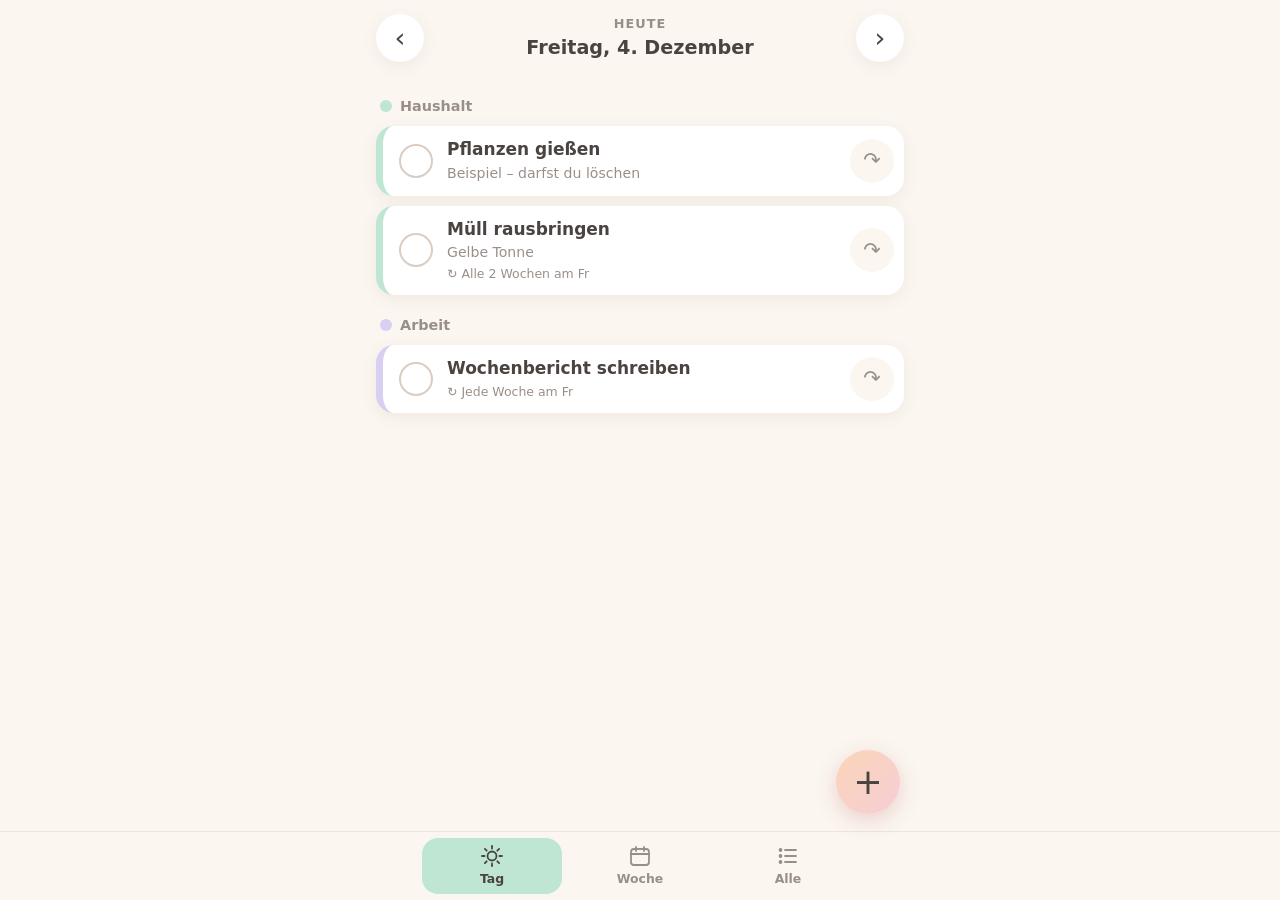
<file: index.html>
<!doctype html>
<html lang="de">
<head>
  <meta charset="utf-8">
  <!-- Sorgt dafür, dass die Seite auf dem Handy in der richtigen Größe angezeigt wird -->
  <meta name="viewport" content="width=device-width, initial-scale=1, viewport-fit=cover">
  <meta name="theme-color" content="#fbf6f0">
  <meta name="description" content="Deine Aufgaben für heute – ruhig und übersichtlich.">
  <title>Mein Tag</title>

  <!-- Damit man die Seite als App auf den Homescreen legen kann -->
  <link rel="manifest" href="manifest.webmanifest">
  <link rel="icon" href="icons/favicon-32.png" type="image/png" sizes="32x32">
  <!-- Extra für iPhone/iPad: Icon, Name und Vollbild ohne Browserleiste -->
  <link rel="apple-touch-icon" href="icons/apple-touch-icon.png">
  <meta name="apple-mobile-web-app-title" content="Mein Tag">
  <meta name="mobile-web-app-capable" content="yes">
  <meta name="apple-mobile-web-app-capable" content="yes">
  <meta name="apple-mobile-web-app-status-bar-style" content="default">

  <link rel="stylesheet" href="style.css">
</head>
<body>

  <!-- ============ Ansicht 1: Tag (Startbildschirm) ============ -->
  <div id="ansicht-tag" class="ansicht">
    <!-- Kopfzeile: Pfeile links/rechts und in der Mitte das Datum -->
    <header class="kopf">
      <button id="btn-zurueck" class="rund" aria-label="Vorheriger Tag">‹</button>
      <div class="kopf-mitte">
        <p id="datum-relativ" class="relativ">Heute</p>
        <h1 id="datum-titel"></h1>
      </div>
      <button id="btn-vor" class="rund" aria-label="Nächster Tag">›</button>
    </header>

    <!-- Erscheint nur, wenn man nicht auf "heute" ist -->
    <button id="btn-heute" class="heute-knopf" hidden>↺ Zurück zu heute</button>

    <!-- Hier füllt app.js die Aufgabenliste ein -->
    <main id="liste"></main>
  </div>

  <!-- ============ Ansicht 2: Woche ============ -->
  <div id="ansicht-woche" class="ansicht" hidden>
    <header class="kopf">
      <button id="woche-zurueck" class="rund" aria-label="Vorherige Woche">‹</button>
      <div class="kopf-mitte">
        <p id="woche-relativ" class="relativ"></p>
        <h1 id="woche-titel"></h1>
      </div>
      <button id="woche-vor" class="rund" aria-label="Nächste Woche">›</button>
    </header>
    <main id="woche-liste"></main>
  </div>

  <!-- ============ Ansicht 3: Alle Aufgaben ============ -->
  <div id="ansicht-alle" class="ansicht" hidden>
    <header class="kopf">
      <div class="kopf-mitte links">
        <h1>Alle Aufgaben</h1>
      </div>
      <button id="alle-kategorien" class="knopf klein">✎ Kategorien</button>
    </header>
    <main>
      <div id="alle-liste"></div>

      <!-- Datensicherung: Export und Import -->
      <section class="gruppe sicherung">
        <h2 class="gruppe-titel">Datensicherung</h2>
        <div class="block">
          <p>Deine Daten liegen nur auf diesem Gerät. Sichere sie ab und zu als Datei – besonders vor einem Handywechsel.</p>
          <p id="letzte-sicherung" class="leise"></p>
          <button type="button" id="btn-export" class="knopf breit haupt">⬇ Daten exportieren</button>
          <button type="button" id="btn-import" class="knopf breit">⬆ Daten importieren</button>
          <input type="file" id="import-datei" accept=".json,application/json" hidden>
        </div>
      </section>
    </main>
  </div>

  <!-- Runder Knopf unten rechts: neue Aufgabe -->
  <button id="btn-neu" class="plus" aria-label="Neue Aufgabe">+</button>

  <!-- Leiste unten zum Wechseln der Ansicht -->
  <nav class="leiste" aria-label="Ansicht wählen">
    <button type="button" data-ansicht="tag" aria-current="page">
      <svg viewBox="0 0 24 24" aria-hidden="true"><circle cx="12" cy="12" r="4.5"/><path d="M12 2v2.5M12 19.5V22M2 12h2.5M19.5 12H22M4.9 4.9l1.8 1.8M17.3 17.3l1.8 1.8M4.9 19.1l1.8-1.8M17.3 6.7l1.8-1.8"/></svg>
      <span>Tag</span>
    </button>
    <button type="button" data-ansicht="woche">
      <svg viewBox="0 0 24 24" aria-hidden="true"><rect x="3" y="5" width="18" height="16" rx="3"/><path d="M3 10h18M8 3v4M16 3v4"/></svg>
      <span>Woche</span>
    </button>
    <button type="button" data-ansicht="alle">
      <svg viewBox="0 0 24 24" aria-hidden="true"><path d="M9 6h11M9 12h11M9 18h11"/><circle cx="4.5" cy="6" r="1"/><circle cx="4.5" cy="12" r="1"/><circle cx="4.5" cy="18" r="1"/></svg>
      <span>Alle</span>
    </button>
  </nav>


  <!-- ============ Blatt: Aufgabe anlegen oder bearbeiten ============ -->
  <div id="blatt-aufgabe" class="huelle" hidden>
    <form id="form-aufgabe" class="blatt" novalidate role="dialog" aria-modal="true" aria-labelledby="form-ueberschrift">
      <div class="blatt-kopf">
        <h2 id="form-ueberschrift">Neue Aufgabe</h2>
        <button type="button" class="schliessen" data-schliessen aria-label="Schließen">✕</button>
      </div>

      <label class="feld">
        <span class="feld-name">Titel</span>
        <input id="f-titel" type="text" maxlength="120" autocomplete="off" enterkeyhint="done">
      </label>

      <label class="feld">
        <span class="feld-name">Notiz <small>(optional)</small></span>
        <textarea id="f-notiz" rows="2" maxlength="500"></textarea>
      </label>

      <div class="feld">
        <span class="feld-name">Kategorie</span>
        <div id="f-kategorien" class="chips"></div>
      </div>

      <div class="feld">
        <span class="feld-name">Wiederholung</span>
        <div id="f-typ" class="segmente">
          <button type="button" data-typ="einmalig">Einmalig</button>
          <button type="button" data-typ="woche">Wöchent&shy;lich</button>
          <button type="button" data-typ="monat">Monat&shy;lich</button>
          <button type="button" data-typ="jahr">Jährlich</button>
        </div>
      </div>

      <!-- Je nach Wiederholung wird nur der passende Teil angezeigt -->
      <div class="teil" data-teil="einmalig">
        <label class="feld">
          <span class="feld-name">Am</span>
          <input id="f-datum" type="date">
        </label>
      </div>

      <div class="teil" data-teil="woche">
        <div class="feld">
          <span class="feld-name">An diesen Tagen</span>
          <div id="f-wochentage" class="wochentage"></div>
        </div>
        <label class="feld">
          <span class="feld-name">Wie oft</span>
          <select id="f-alle-x"></select>
        </label>
      </div>

      <div class="teil" data-teil="monat">
        <div class="feld">
          <label class="option">
            <input type="radio" name="f-monat-art" value="monatTag">
            <span>am</span> <select id="f-monat-tag"></select> <span>Tag</span>
          </label>
          <label class="option">
            <input type="radio" name="f-monat-art" value="monatWochentag">
            <span>am</span> <select id="f-monat-nummer"></select> <select id="f-monat-wochentag"></select>
          </label>
          <label class="option">
            <input type="radio" name="f-monat-art" value="monatLetzter">
            <span>am letzten Tag des Monats</span>
          </label>
        </div>
      </div>

      <div class="teil" data-teil="jahr">
        <div class="feld zeile">
          <span>Am</span>
          <select id="f-jahr-tag" aria-label="Tag"></select>
          <select id="f-jahr-monat" aria-label="Monat"></select>
        </div>
      </div>

      <div class="teil" data-teil="woche monat jahr">
        <label class="feld">
          <span class="feld-name">Gilt ab</span>
          <input id="f-start" type="date">
        </label>
        <p id="f-hinweis-start" class="hinweis" hidden>Änderst du die Regel, gilt sie ab heute.</p>
      </div>

      <p id="f-vorschau" class="vorschau"></p>
      <p id="f-fehler" class="fehler" hidden></p>

      <div class="blatt-knoepfe">
        <button type="button" id="f-loeschen" class="knopf gefahr">Löschen</button>
        <button type="submit" class="knopf haupt">Speichern</button>
      </div>
    </form>
  </div>


  <!-- ============ Blatt: Kategorien verwalten ============ -->
  <div id="blatt-kategorien" class="huelle" hidden>
    <div class="blatt" role="dialog" aria-modal="true" aria-labelledby="kat-ueberschrift">
      <div class="blatt-kopf">
        <h2 id="kat-ueberschrift">Kategorien</h2>
        <button type="button" class="schliessen" data-schliessen aria-label="Schließen">✕</button>
      </div>
      <div id="kategorien-liste"></div>
      <button type="button" id="btn-kategorie-neu" class="knopf breit">+ Neue Kategorie</button>
    </div>
  </div>


  <!-- ============ Blatt: Termin verschieben ============ -->
  <div id="blatt-verschieben" class="huelle" hidden>
    <div class="blatt" role="dialog" aria-modal="true" aria-labelledby="v-titel">
      <div class="blatt-kopf">
        <h2 id="v-titel"></h2>
        <button type="button" class="schliessen" data-schliessen aria-label="Schließen">✕</button>
      </div>
      <p id="v-info" class="hinweis"></p>

      <button type="button" id="v-morgen" class="knopf breit haupt">Auf morgen</button>

      <div class="feld">
        <span class="feld-name">Auf Datum …</span>
        <div class="zeile">
          <input id="v-datum" type="date" aria-label="Neues Datum">
          <button type="button" id="v-datum-ok" class="knopf haupt">Verschieben</button>
        </div>
      </div>

      <p class="hinweis">Verschieben betrifft nur diesen einen Termin, nicht die Wiederholung.</p>
      <button type="button" id="v-bearbeiten" class="knopf breit">✎ Aufgabe bearbeiten</button>
    </div>
  </div>


  <!-- Reihenfolge ist wichtig: spätere Dateien benutzen Dinge aus früheren -->
  <script src="js/datum.js"></script>
  <script src="js/regeln.js"></script>
  <script src="js/termine.js"></script>
  <script src="js/speicher.js"></script>
  <script src="js/dialog.js"></script>
  <script src="js/formular.js"></script>
  <script src="js/kategorien.js"></script>
  <script src="js/app.js"></script>
  <script src="js/ansichten.js"></script>
  <script src="js/sicherung.js"></script>

  <script>
    // Den "Service Worker" anmelden: Er speichert die App-Dateien,
    // damit die App auch ohne Internet startet (siehe sw.js).
    if ('serviceWorker' in navigator) {
      navigator.serviceWorker.register('sw.js');
    }
    // Den Browser bitten, unsere Daten nicht von selbst zu löschen, wenn der Speicher knapp wird
    if (navigator.storage && navigator.storage.persist) {
      navigator.storage.persist();
    }
  </script>
</body>
</html>
</file>
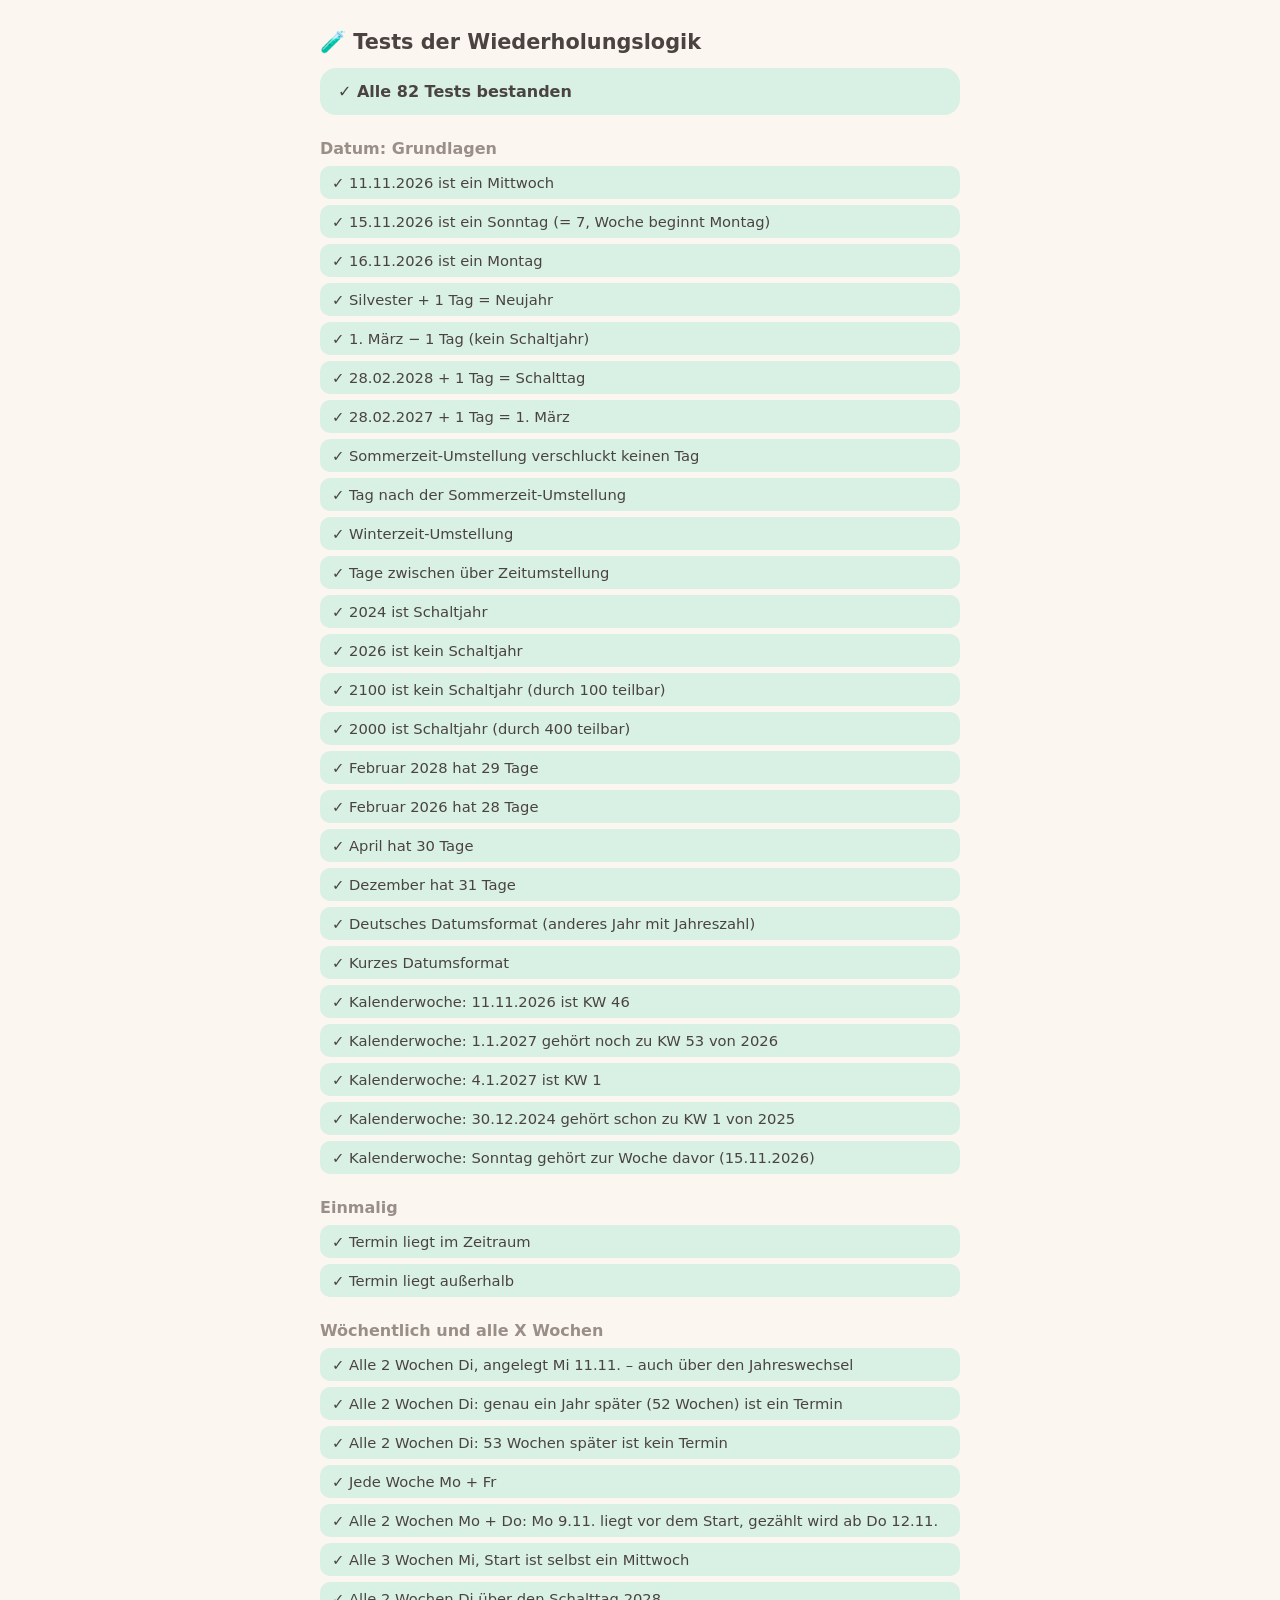
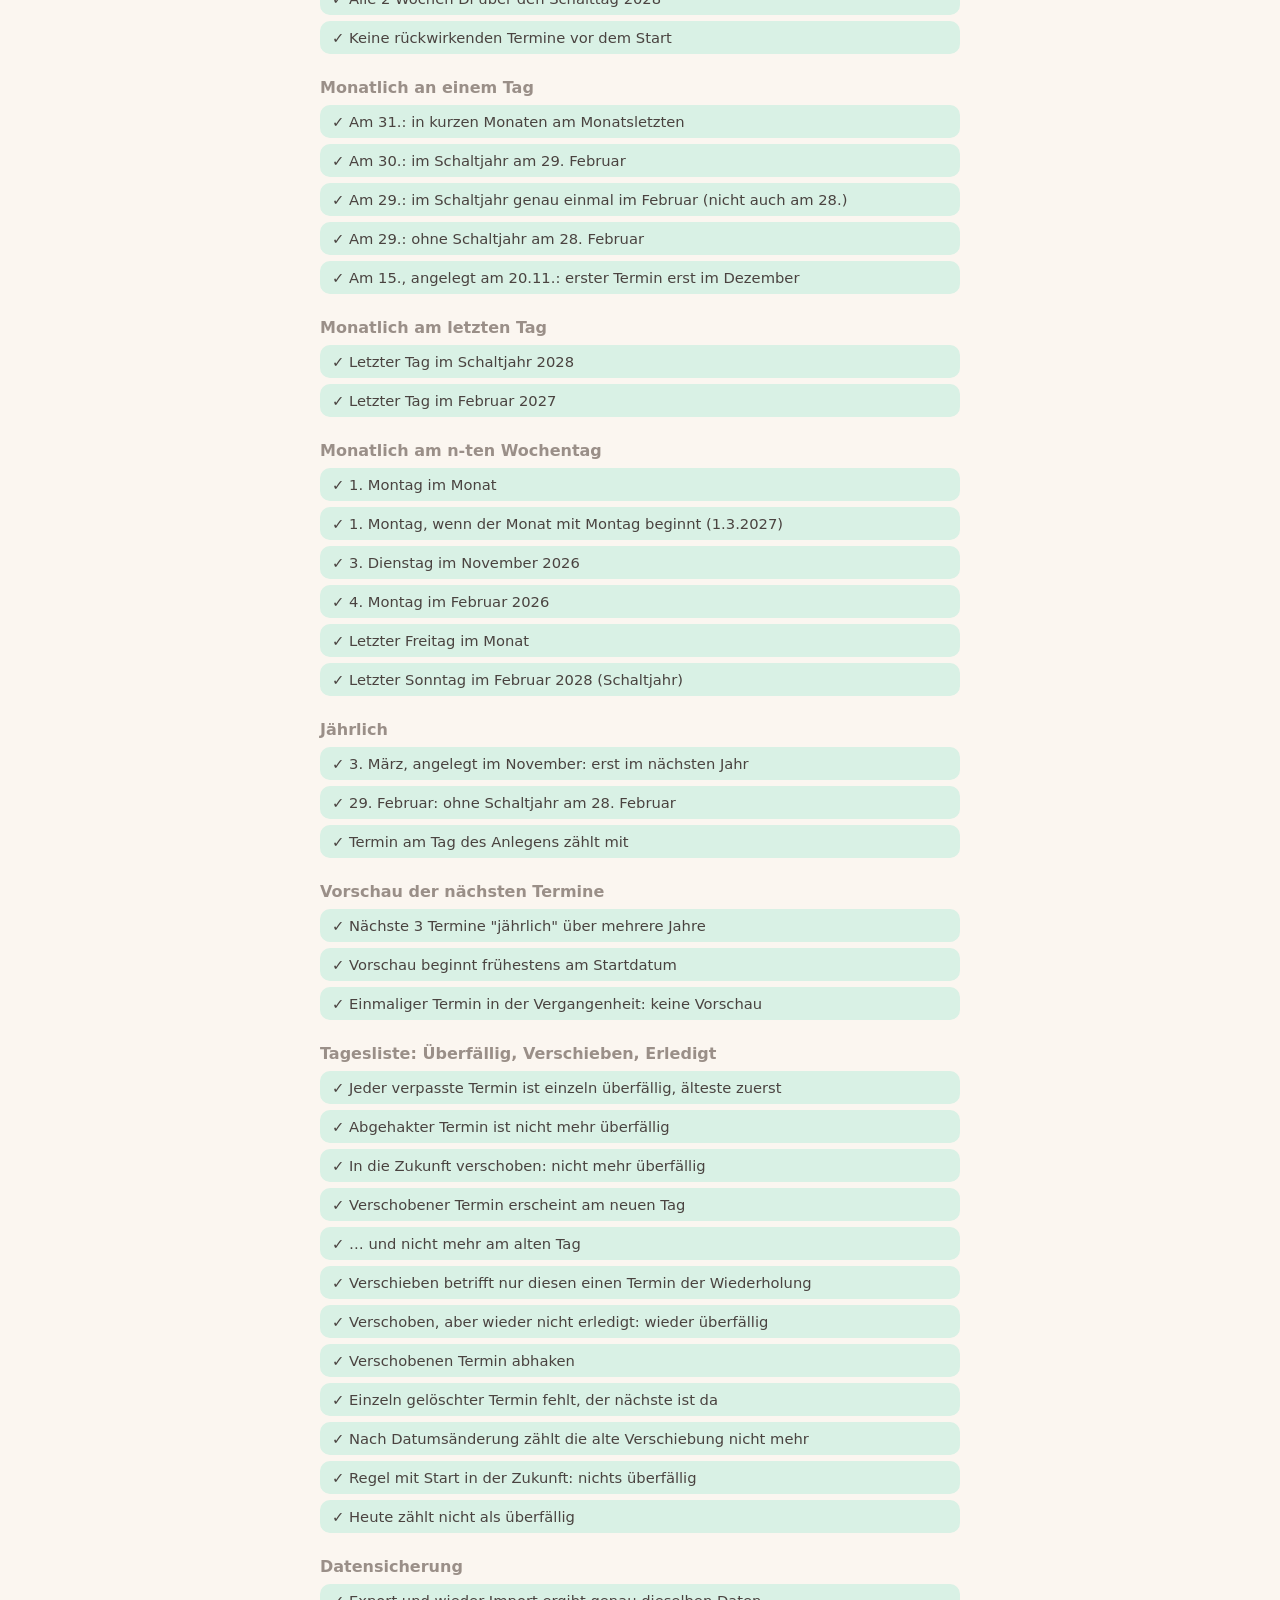
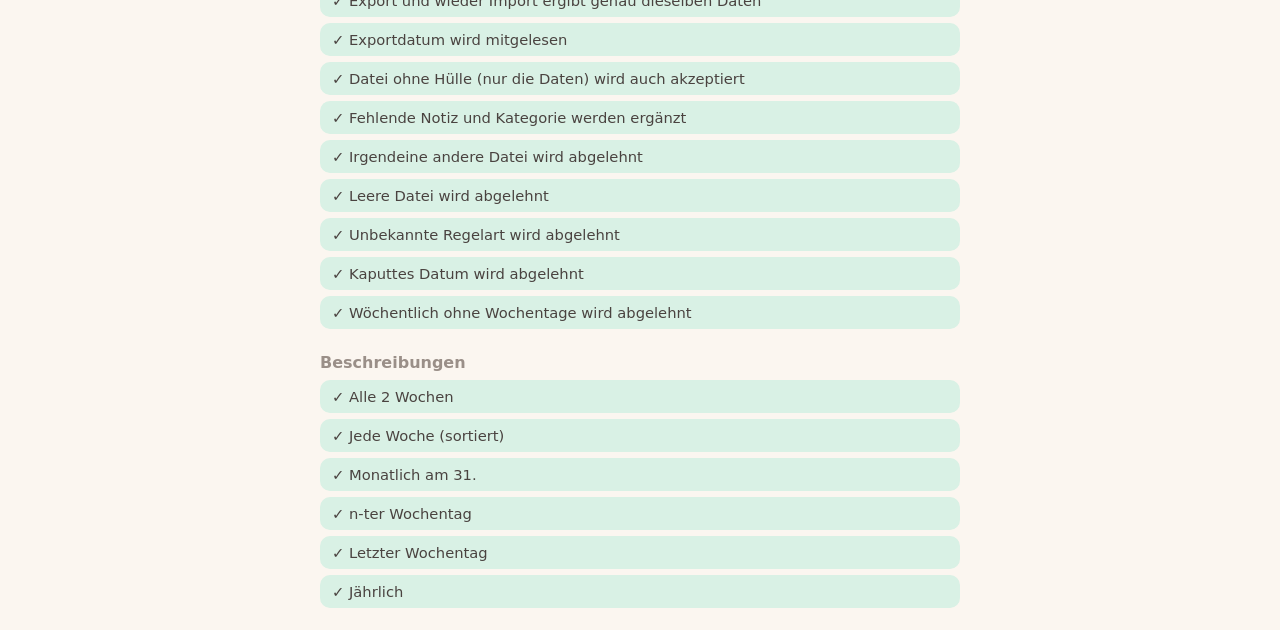
<file: tests.html>
<!doctype html>
<html lang="de">
<head>
  <meta charset="utf-8">
  <meta name="viewport" content="width=device-width, initial-scale=1">
  <title>Mein Tag – Tests</title>
  <style>
    body {
      margin: 0 auto;
      max-width: 640px;
      padding: 16px;
      background: #fbf6f0;
      color: #4a4340;
      font-family: system-ui, -apple-system, "Segoe UI", Roboto, sans-serif;
    }
    h1 { font-size: 1.3rem; }
    h2 { margin: 24px 0 8px; font-size: 1rem; color: #9a8f88; }
    .zusammenfassung { padding: 14px 18px; border-radius: 16px; font-weight: 700; }
    .test { margin-bottom: 6px; padding: 8px 12px; border-radius: 10px; font-size: 0.92rem; }
    .gut { background: #d9f1e5; }
    .schlecht { background: #f9d3d9; }
    .details { margin-top: 4px; font-family: monospace; font-size: 0.8rem; white-space: pre-wrap; }
  </style>
</head>
<body>
  <h1>🧪 Tests der Wiederholungslogik</h1>
  <div id="zusammenfassung" class="zusammenfassung"></div>
  <div id="ergebnisse"></div>

  <script src="js/datum.js"></script>
  <script src="js/regeln.js"></script>
  <script src="js/termine.js"></script>
  <script src="js/speicher.js"></script>
  <script src="js/tests.js"></script>
</body>
</html>
</file>
<file: style.css>
/* style.css – das Aussehen der App */

/* Unsere Farben an einer Stelle. Ändert man sie hier, ändern sie sich überall. */
:root {
  --hintergrund: #fbf6f0;   /* warmes Creme */
  --karte: #ffffff;
  --text: #4a4340;
  --text-leise: #9a8f88;
  --linie: #eee4da;

  --mint: #bfe6d3;
  --rose: #f6cdd5;
  --lavendel: #d8cff3;
  --pfirsich: #fbd5b9;
  --mint-dunkel: #5aa786;

  --schatten: 0 4px 16px rgba(120, 90, 70, 0.08);
  --radius: 18px;
}

* { box-sizing: border-box; }

html, body { margin: 0; }

body {
  background: var(--hintergrund);
  color: var(--text);
  font-family: system-ui, -apple-system, "Segoe UI", Roboto, sans-serif;
  font-size: 17px;
  line-height: 1.4;
  min-height: 100vh;
  -webkit-tap-highlight-color: transparent; /* kein grauer Blitz beim Tippen */
}

button { font: inherit; color: inherit; cursor: pointer; }

/* ---------- Kopfzeile ---------- */

.kopf {
  position: sticky;
  top: 0;
  z-index: 5;
  display: flex;
  align-items: center;
  gap: 8px;
  max-width: 560px;
  margin: 0 auto;
  padding: calc(14px + env(safe-area-inset-top)) 16px 10px;
  background: var(--hintergrund);
}

.kopf-mitte { flex: 1; text-align: center; min-width: 0; }

.relativ {
  margin: 0;
  font-size: 0.8rem;
  font-weight: 600;
  letter-spacing: 0.08em;
  text-transform: uppercase;
  color: var(--text-leise);
}

h1 {
  margin: 2px 0 0;
  font-size: 1.2rem;
  font-weight: 700;
}

/* Runde Knöpfe (Pfeile) – 48 px groß, damit der Daumen sie gut trifft */
.rund {
  flex: none;
  width: 48px;
  height: 48px;
  border: none;
  border-radius: 50%;
  background: var(--karte);
  box-shadow: var(--schatten);
  font-size: 1.7rem;
  line-height: 1;
  transition: transform 0.15s;
}
.rund:active { transform: scale(0.92); }

.heute-knopf {
  display: block;
  margin: 4px auto 0;
  padding: 10px 20px;
  border: none;
  border-radius: 999px;
  background: var(--mint);
  font-weight: 600;
  box-shadow: var(--schatten);
}
.heute-knopf[hidden] { display: none; }

/* ---------- Aufgabenliste ---------- */

main {
  max-width: 560px;
  margin: 0 auto;
  /* unten Platz lassen für Leiste und Plus-Knopf */
  padding: 4px 16px calc(170px + env(safe-area-inset-bottom));
}

.ansicht[hidden] { display: none; }

/* In der Tagesansicht gehört waagerechtes Wischen uns (zum Blättern), senkrechtes dem Scrollen */
#ansicht-tag { touch-action: pan-y; min-height: 100vh; }

.kopf-mitte.links { text-align: left; padding-left: 4px; }
.knopf.klein { min-height: 44px; padding: 8px 14px; font-size: 0.9rem; background: var(--karte); box-shadow: var(--schatten); }

.gruppe { margin-top: 20px; }

.gruppe-titel {
  display: flex;
  align-items: center;
  gap: 8px;
  margin: 0 4px 10px;
  font-size: 0.9rem;
  font-weight: 600;
  color: var(--text-leise);
}

.punkt {
  width: 12px;
  height: 12px;
  border-radius: 50%;
  background: var(--farbe);
}

.aufgabe {
  display: flex;
  align-items: center;
  gap: 14px;
  min-height: 60px;
  margin-bottom: 10px;
  padding: 12px 16px;
  background: var(--karte);
  border-left: 7px solid var(--farbe);
  border-radius: var(--radius);
  box-shadow: var(--schatten);
  overflow: hidden;
  transition: opacity 0.35s, transform 0.35s, max-height 0.35s 0.25s,
              margin 0.35s 0.25s, padding 0.35s 0.25s;
  max-height: 200px;
}

/* Der Text ist ein Knopf (zum Bearbeiten), soll aber nicht wie einer aussehen */
.aufgabe-text {
  flex: 1;
  min-width: 0;
  align-self: stretch;
  display: flex;
  flex-direction: column;
  justify-content: center;
  padding: 0;
  border: none;
  background: none;
  text-align: left;
}
.aufgabe-titel { margin: 0; font-weight: 600; overflow-wrap: anywhere; }
.aufgabe-notiz {
  margin: 2px 0 0;
  font-size: 0.88rem;
  color: var(--text-leise);
  /* lange Notizen nach 2 Zeilen mit "…" abschneiden */
  display: -webkit-box;
  -webkit-line-clamp: 2;
  -webkit-box-orient: vertical;
  overflow: hidden;
}
.aufgabe-regel { margin: 2px 0 0; font-size: 0.78rem; color: var(--text-leise); }

/* Rosa Marke "Überfällig · Mo, 9.11." */
.aufgabe-marke {
  align-self: flex-start;
  margin: 0 0 4px;
  padding: 2px 8px;
  border-radius: 999px;
  background: var(--rose);
  font-size: 0.75rem;
  font-weight: 700;
  color: #9c4a5a;
}
.gruppe.ueberfaellig { --farbe: #e8a3b1; }
.gruppe.ueberfaellig .gruppe-titel { color: #9c4a5a; }

/* Knopf rechts in der Karte: Verschieben */
.mehr {
  flex: none;
  width: 44px;
  height: 44px;
  margin-right: -6px;
  border: none;
  border-radius: 50%;
  background: var(--hintergrund);
  color: var(--text-leise);
  font-size: 1.3rem;
}
.mehr:active { background: var(--linie); }

/* Der runde Abhak-Kreis */
.haken {
  flex: none;
  width: 34px;
  height: 34px;
  border: 2.5px solid #d9cdc3;
  border-radius: 50%;
  background: var(--karte);
  color: transparent;
  font-size: 1.1rem;
  font-weight: 700;
  transition: background 0.2s, border-color 0.2s, color 0.2s, transform 0.2s;
}

/* Sanfte Animation beim Abhaken: Kreis füllt sich, dann gleitet die Karte weg */
.aufgabe.erledigt .haken {
  background: var(--mint);
  border-color: var(--mint-dunkel);
  color: var(--mint-dunkel);
  transform: scale(1.1);
}
.aufgabe.erledigt .aufgabe-titel {
  text-decoration: line-through;
  color: var(--text-leise);
}
.aufgabe.weg {
  opacity: 0;
  transform: translateX(40px);
  max-height: 0;
  margin-bottom: 0;
  padding-top: 0;
  padding-bottom: 0;
}

/* ---------- Leerer Tag ---------- */

.leer {
  margin-top: 60px;
  text-align: center;
  animation: auftauchen 0.5s ease-out;
}
.leer-bild { font-size: 3.5rem; }
.leer-titel { margin: 8px 0 4px; font-size: 1.2rem; font-weight: 700; }
.leer-text { margin: 0; color: var(--text-leise); }

@keyframes auftauchen {
  from { opacity: 0; transform: translateY(10px); }
  to { opacity: 1; transform: none; }
}

/* ---------- Plus-Knopf ---------- */

.plus {
  position: fixed;
  right: max(20px, calc(50% - 260px));
  bottom: calc(86px + env(safe-area-inset-bottom));
  z-index: 10;
  width: 64px;
  height: 64px;
  border: none;
  border-radius: 50%;
  background: linear-gradient(135deg, var(--pfirsich), var(--rose));
  box-shadow: 0 6px 20px rgba(200, 120, 120, 0.3);
  font-size: 2.2rem;
  line-height: 1;
  transition: transform 0.15s;
}
.plus:active { transform: scale(0.92); }

/* ---------- Leiste unten ---------- */

.leiste {
  position: fixed;
  left: 0;
  right: 0;
  bottom: 0;
  z-index: 9;
  display: flex;
  justify-content: center;
  gap: 8px;
  padding: 6px 12px calc(6px + env(safe-area-inset-bottom));
  background: rgba(251, 246, 240, 0.92);
  backdrop-filter: blur(10px);
  -webkit-backdrop-filter: blur(10px);
  border-top: 1px solid var(--linie);
}
.leiste button {
  flex: 1;
  max-width: 140px;
  display: flex;
  flex-direction: column;
  align-items: center;
  gap: 2px;
  min-height: 56px;
  padding: 6px 0;
  border: none;
  border-radius: 16px;
  background: none;
  color: var(--text-leise);
  font-size: 0.78rem;
  font-weight: 600;
  transition: background 0.2s, color 0.2s;
}
.leiste svg {
  width: 24px;
  height: 24px;
  fill: none;
  stroke: currentColor;
  stroke-width: 1.8;
  stroke-linecap: round;
  stroke-linejoin: round;
}
.leiste button[aria-current="page"] { background: var(--mint); color: var(--text); }

/* ---------- Wochenansicht ---------- */

.woche-tag {
  display: flex;
  align-items: center;
  gap: 12px;
  width: 100%;
  min-height: 68px;
  margin-top: 10px;
  padding: 12px 16px;
  border: 2px solid transparent;
  border-radius: var(--radius);
  background: var(--karte);
  box-shadow: var(--schatten);
  text-align: left;
  transition: transform 0.15s;
}
.woche-tag:active { transform: scale(0.98); }
.woche-tag.ist-heute { border-color: var(--mint-dunkel); background: #f3fbf7; }
.woche-tag.vergangen { opacity: 0.6; }

.wt-name { display: flex; flex-direction: column; width: 92px; flex: none; }
.wt-tag { font-weight: 700; }
.wt-datum { font-size: 0.85rem; color: var(--text-leise); }
.wt-punkte { flex: 1; display: flex; flex-wrap: wrap; gap: 4px; }
.wt-punkte .punkt { width: 10px; height: 10px; }
.wt-anzahl { display: flex; flex-direction: column; align-items: flex-end; gap: 2px; flex: none; }
.wt-zahl {
  padding: 3px 10px;
  border-radius: 999px;
  background: var(--lavendel);
  font-size: 0.85rem;
  font-weight: 700;
}
.wt-ueber { font-size: 0.75rem; font-weight: 700; color: #9c4a5a; }
.wt-frei { color: var(--text-leise); font-size: 1.1rem; }

/* ---------- Alle Aufgaben ---------- */

.alle-karte {
  width: 100%;
  border: none;
  border-left: 7px solid var(--farbe);
  text-align: left;
}
.alle-karte .pfeil { flex: none; font-size: 1.5rem; color: var(--text-leise); }

/* Datensicherung */
.sicherung { --farbe: var(--lavendel); margin-top: 32px; }
.block {
  padding: 16px;
  border-radius: var(--radius);
  background: var(--karte);
  box-shadow: var(--schatten);
}
.block p { margin: 0 0 10px; font-size: 0.92rem; }
.block .leise { color: var(--text-leise); font-size: 0.85rem; }
.block .warnung { color: #9c4a5a; font-weight: 600; }

/* ---------- Blätter (von unten) und Rückfragen ---------- */

.huelle {
  position: fixed;
  inset: 0;
  z-index: 20;
  display: flex;
  align-items: flex-end;
  justify-content: center;
  background: rgba(74, 67, 64, 0);
  transition: background 0.25s;
}
.huelle[hidden] { display: none; }
.huelle.offen { background: rgba(74, 67, 64, 0.35); }

.blatt {
  width: 100%;
  max-width: 560px;
  max-height: 92vh;
  overflow-y: auto;
  padding: 8px 20px calc(20px + env(safe-area-inset-bottom));
  background: var(--hintergrund);
  border-radius: 26px 26px 0 0;
  box-shadow: 0 -8px 30px rgba(74, 67, 64, 0.15);
  transform: translateY(100%);
  transition: transform 0.25s ease-out;
}
.huelle.offen .blatt { transform: none; }

/* Rückfragen erscheinen in der Mitte statt unten */
.huelle.mitte { align-items: center; padding: 20px; }
.blatt.frage {
  max-width: 400px;
  padding: 22px 20px 18px;
  border-radius: 24px;
  transform: scale(0.92);
  opacity: 0;
  transition: transform 0.2s, opacity 0.2s;
}
.huelle.offen .blatt.frage { transform: none; opacity: 1; }
.frage-titel { margin: 0 0 6px; font-size: 1.15rem; }
.frage-text { margin: 0 0 16px; color: var(--text-leise); }
.frage-knoepfe { display: flex; flex-direction: column; gap: 8px; }

.blatt-kopf {
  position: sticky;
  top: -8px;
  z-index: 1;
  display: flex;
  align-items: center;
  justify-content: space-between;
  padding: 12px 0 8px;
  background: var(--hintergrund);
}
.blatt-kopf h2 { margin: 0; font-size: 1.2rem; }

.schliessen {
  width: 44px;
  height: 44px;
  border: none;
  border-radius: 50%;
  background: var(--linie);
  font-size: 1.1rem;
}

/* ---------- Formularfelder ---------- */

.feld { display: block; margin: 14px 0; }
.feld-name {
  display: block;
  margin-bottom: 6px;
  font-size: 0.85rem;
  font-weight: 600;
  color: var(--text-leise);
}
.feld-name small { font-weight: 400; }

input[type="text"], input[type="date"], textarea, select {
  width: 100%;
  min-height: 48px;
  padding: 10px 14px;
  border: 2px solid var(--linie);
  border-radius: 14px;
  background: var(--karte);
  color: var(--text);
  font: inherit;
}
textarea { resize: vertical; }
input:focus, textarea:focus, select:focus {
  outline: none;
  border-color: var(--mint-dunkel);
}

.zeile { display: flex; align-items: center; gap: 8px; }
.zeile select { width: auto; flex: 1; }

/* Auswahl-Chips (Kategorien) */
.chips { display: flex; flex-wrap: wrap; gap: 8px; }
.chip {
  display: inline-flex;
  align-items: center;
  gap: 6px;
  min-height: 42px;
  padding: 8px 14px;
  border: 2px solid transparent;
  border-radius: 999px;
  background: var(--karte);
  box-shadow: var(--schatten);
}
.chip[aria-pressed="true"] {
  background: var(--farbe);
  border-color: rgba(74, 67, 64, 0.35);
  font-weight: 600;
}
.chip.leise { color: var(--text-leise); box-shadow: none; background: transparent; }

/* Einmalig / Wöchentlich / Monatlich / Jährlich */
.segmente {
  display: grid;
  grid-template-columns: repeat(4, 1fr);
  gap: 4px;
  padding: 4px;
  border-radius: 16px;
  background: var(--linie);
}
.segmente button {
  min-height: 44px;
  padding: 6px 2px;
  border: none;
  border-radius: 12px;
  background: none;
  font-size: 0.85rem;
  hyphens: manual;
}
.segmente button[aria-pressed="true"] {
  background: var(--karte);
  box-shadow: var(--schatten);
  font-weight: 700;
}

/* Mo Di Mi … */
.wochentage { display: flex; justify-content: space-between; gap: 4px; }
.tag-knopf {
  flex: 1;
  max-width: 48px;
  aspect-ratio: 1;
  border: 2px solid var(--linie);
  border-radius: 50%;
  background: var(--karte);
  font-size: 0.9rem;
  font-weight: 600;
}
.tag-knopf[aria-pressed="true"] { background: var(--mint); border-color: var(--mint-dunkel); }

/* Monatlich: drei Möglichkeiten zum Antippen */
.option {
  display: flex;
  flex-wrap: wrap;
  align-items: center;
  gap: 8px;
  min-height: 56px;
  margin-bottom: 8px;
  padding: 8px 14px;
  border-radius: 14px;
  background: var(--karte);
}
.option input[type="radio"] { width: 22px; height: 22px; margin: 0; accent-color: var(--mint-dunkel); }
.option select { width: auto; min-height: 40px; padding: 6px 10px; }

.hinweis { margin: -6px 0 8px; font-size: 0.82rem; color: var(--text-leise); }
.hinweis[hidden] { display: none; }
.blatt-kopf + .hinweis { margin: 0 0 14px; }

.vorschau {
  margin: 8px 0;
  font-size: 0.85rem;
  color: var(--text-leise);
  white-space: pre-line;
}
.vorschau:empty { display: none; }

.fehler {
  margin: 8px 0;
  padding: 10px 14px;
  border-radius: 12px;
  background: var(--rose);
  font-weight: 600;
}
.fehler[hidden] { display: none; }

/* ---------- Knöpfe ---------- */

.knopf {
  min-height: 50px;
  padding: 12px 20px;
  border: none;
  border-radius: 16px;
  background: var(--linie);
  font-weight: 600;
}
.knopf.haupt { background: var(--mint); }
.knopf.gefahr { background: var(--rose); }
.knopf.breit { width: 100%; margin-top: 8px; }
.knopf[hidden] { display: none; }

.blatt-knoepfe { display: flex; gap: 10px; margin-top: 18px; }
.blatt-knoepfe .haupt { flex: 1; }

/* ---------- Kategorien verwalten ---------- */

.kat-zeile {
  margin-bottom: 12px;
  padding: 12px 14px;
  border-radius: var(--radius);
  background: var(--karte);
  box-shadow: var(--schatten);
}
.kat-oben { display: flex; align-items: center; gap: 10px; }
.punkt.gross { width: 20px; height: 20px; flex: none; }
.kat-oben .kat-name {
  flex: 1;
  min-width: 0;
  min-height: 44px;
  padding: 6px 10px;
  border: 2px solid transparent;
  border-radius: 10px;
  background: var(--hintergrund);
  font-weight: 600;
}
.klein-knopf {
  flex: none;
  width: 44px;
  height: 44px;
  border: none;
  border-radius: 12px;
  background: var(--hintergrund);
}
.farbwahl { display: flex; gap: 6px; margin-top: 10px; }
.farbe {
  flex: 1;
  max-width: 34px;
  aspect-ratio: 1;
  padding: 0;
  border: 2px solid rgba(74, 67, 64, 0.1);
  border-radius: 50%;
}
.farbe[aria-pressed="true"] { outline: 3px solid var(--text); outline-offset: 2px; }

/* ---------- Kurze Meldung unten ---------- */

.toast {
  position: fixed;
  left: 50%;
  bottom: calc(164px + env(safe-area-inset-bottom));
  z-index: 30;
  display: flex;
  align-items: center;
  gap: 14px;
  width: max-content;
  max-width: calc(100% - 32px);
  padding: 12px 18px;
  border-radius: 16px;
  background: var(--text);
  color: var(--hintergrund);
  box-shadow: var(--schatten);
  opacity: 0;
  pointer-events: none;
  transform: translate(-50%, 20px);
  transition: opacity 0.25s, transform 0.25s;
}
.toast.sichtbar { opacity: 1; pointer-events: auto; transform: translate(-50%, 0); }
.toast-knopf {
  min-height: 40px;
  padding: 6px 12px;
  border: none;
  border-radius: 10px;
  background: var(--mint);
  color: var(--text);
  font-weight: 700;
}

/* Wer in den Systemeinstellungen "Bewegung reduzieren" aktiviert hat, bekommt keine Animationen */
@media (prefers-reduced-motion: reduce) {
  * { transition: none !important; animation: none !important; }
}
</file>
